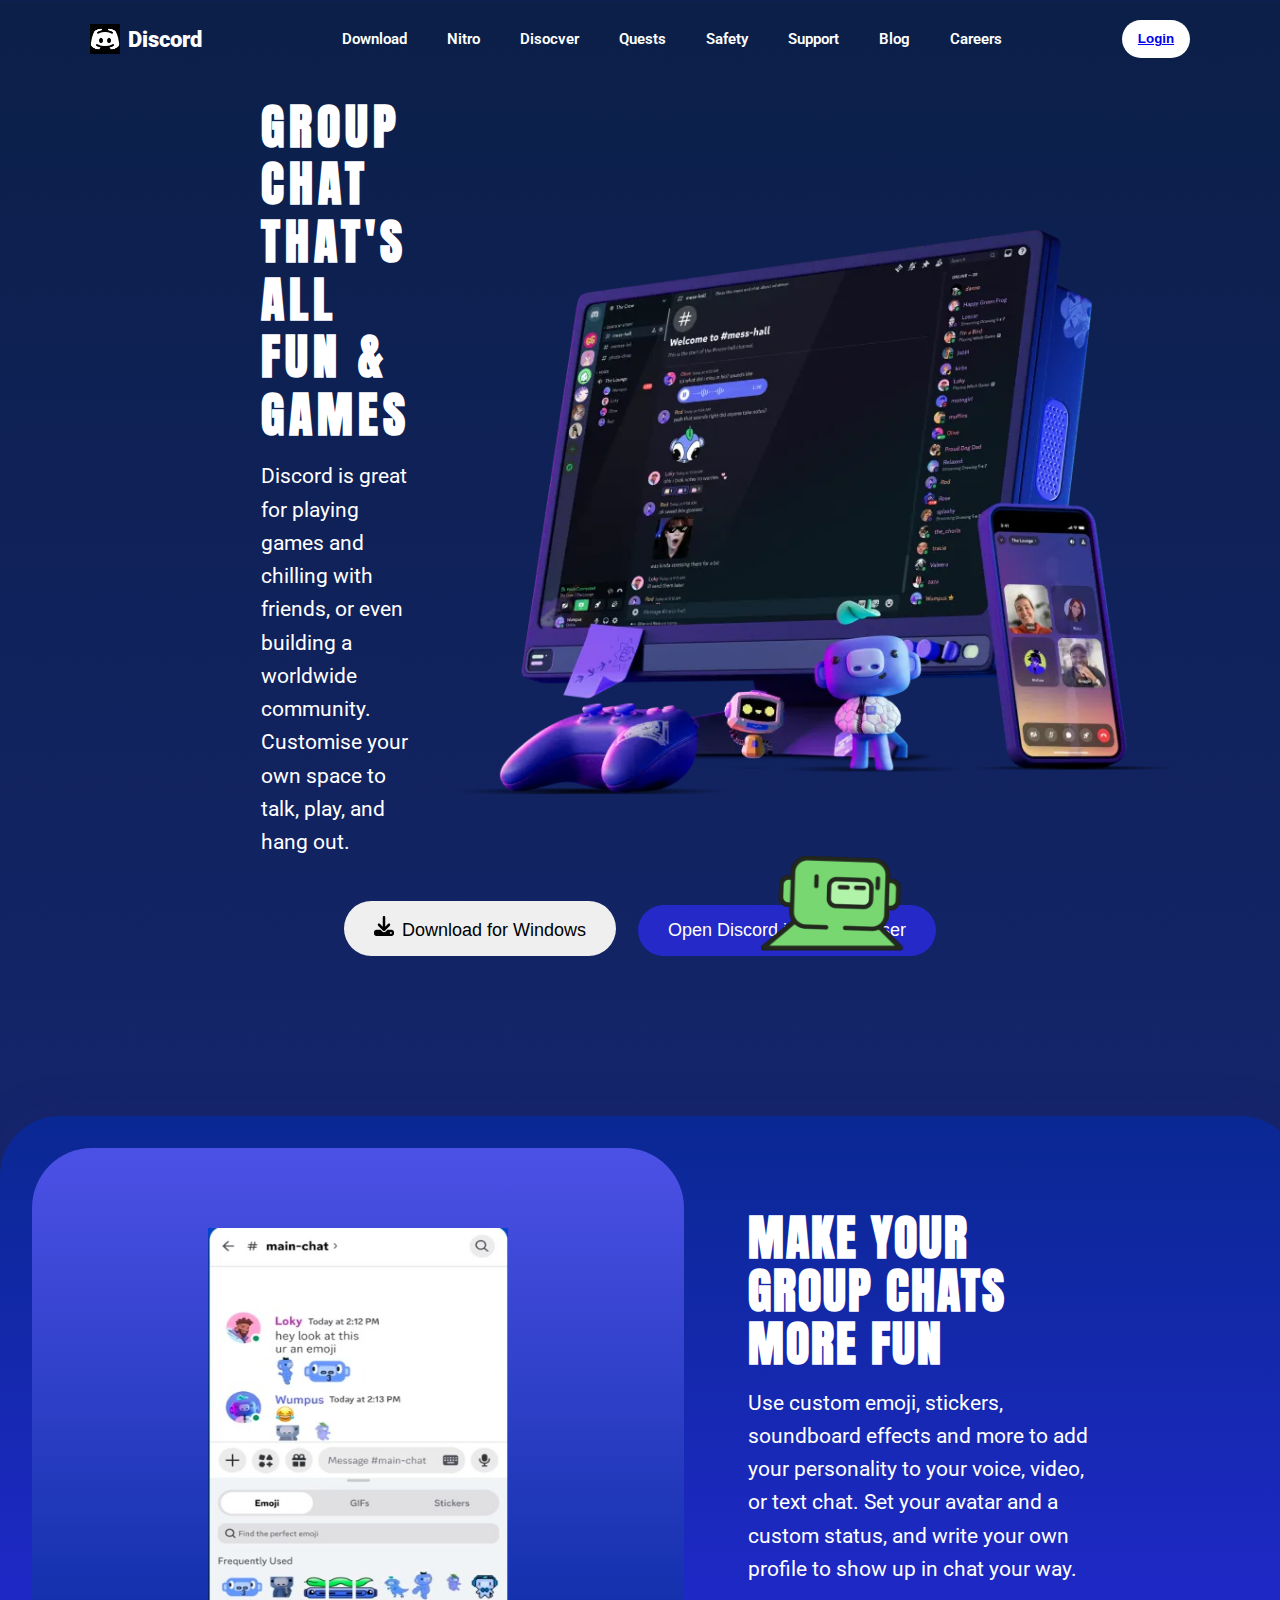
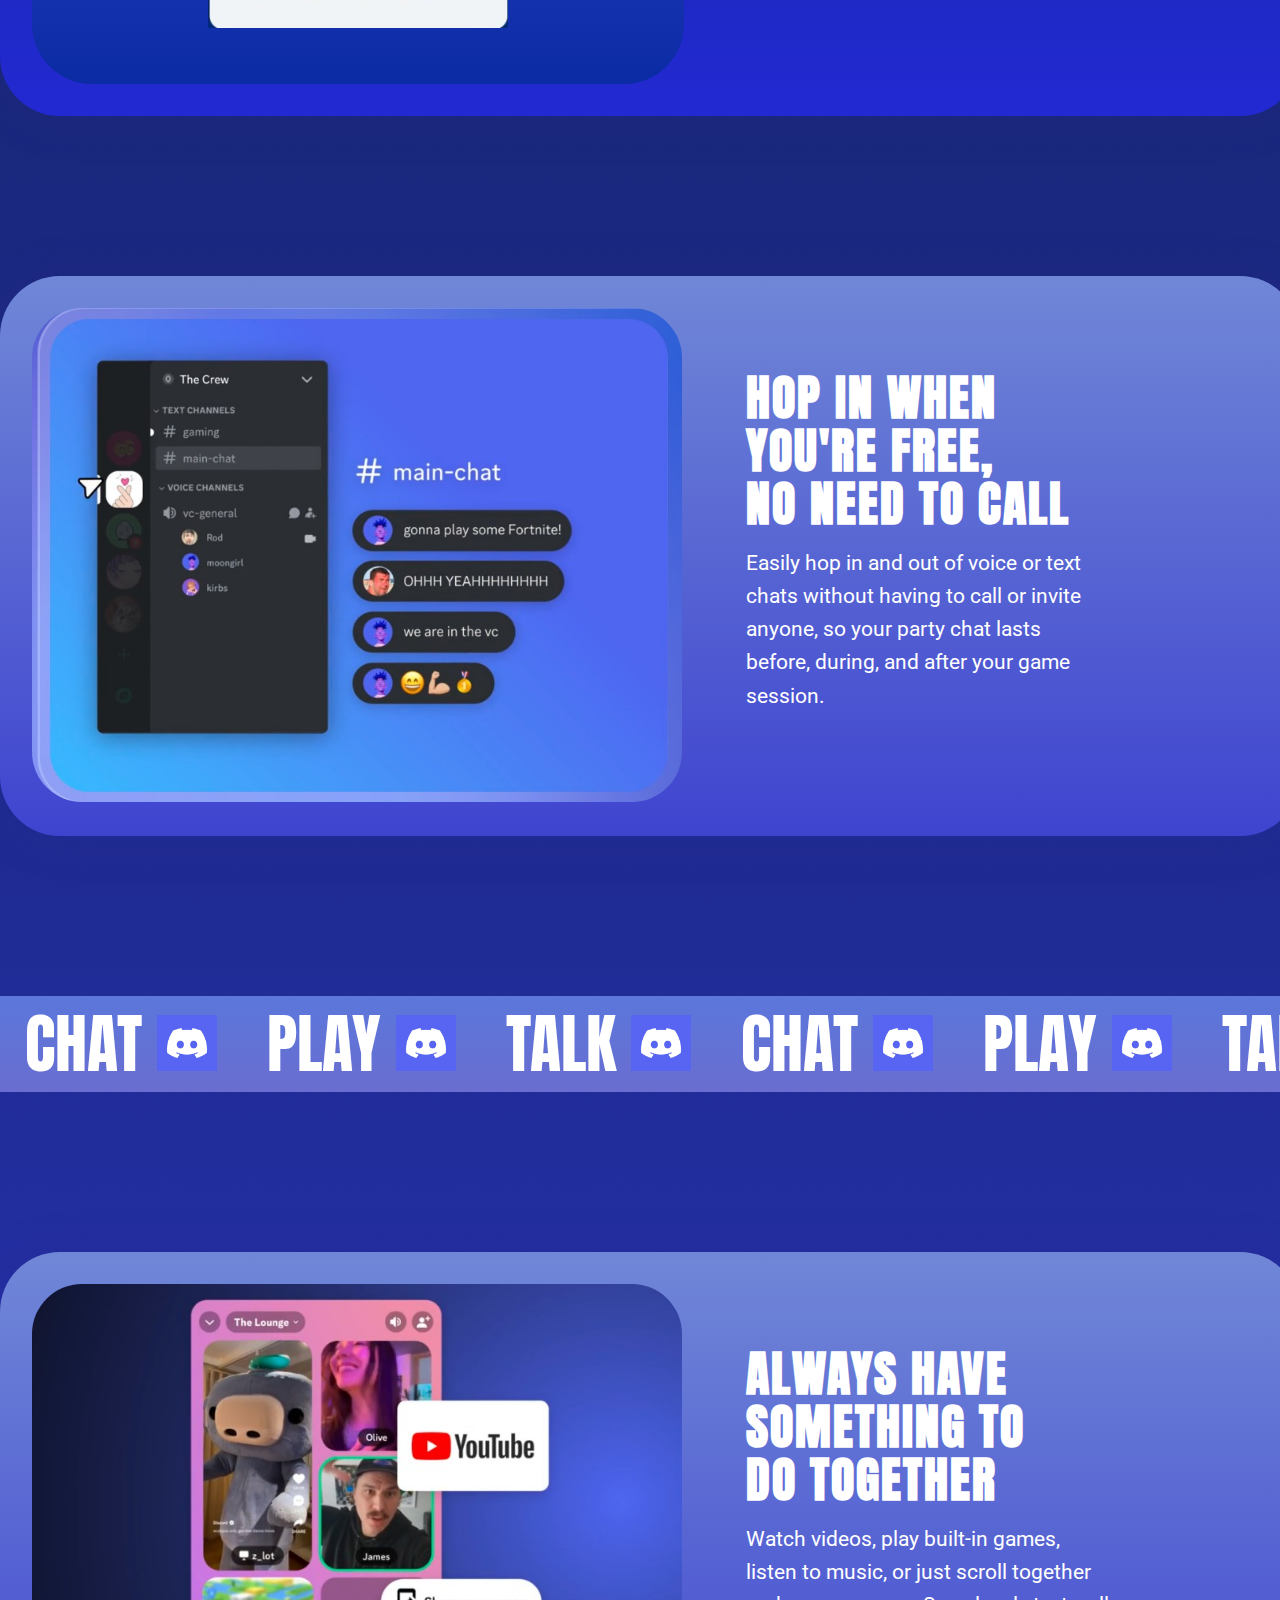
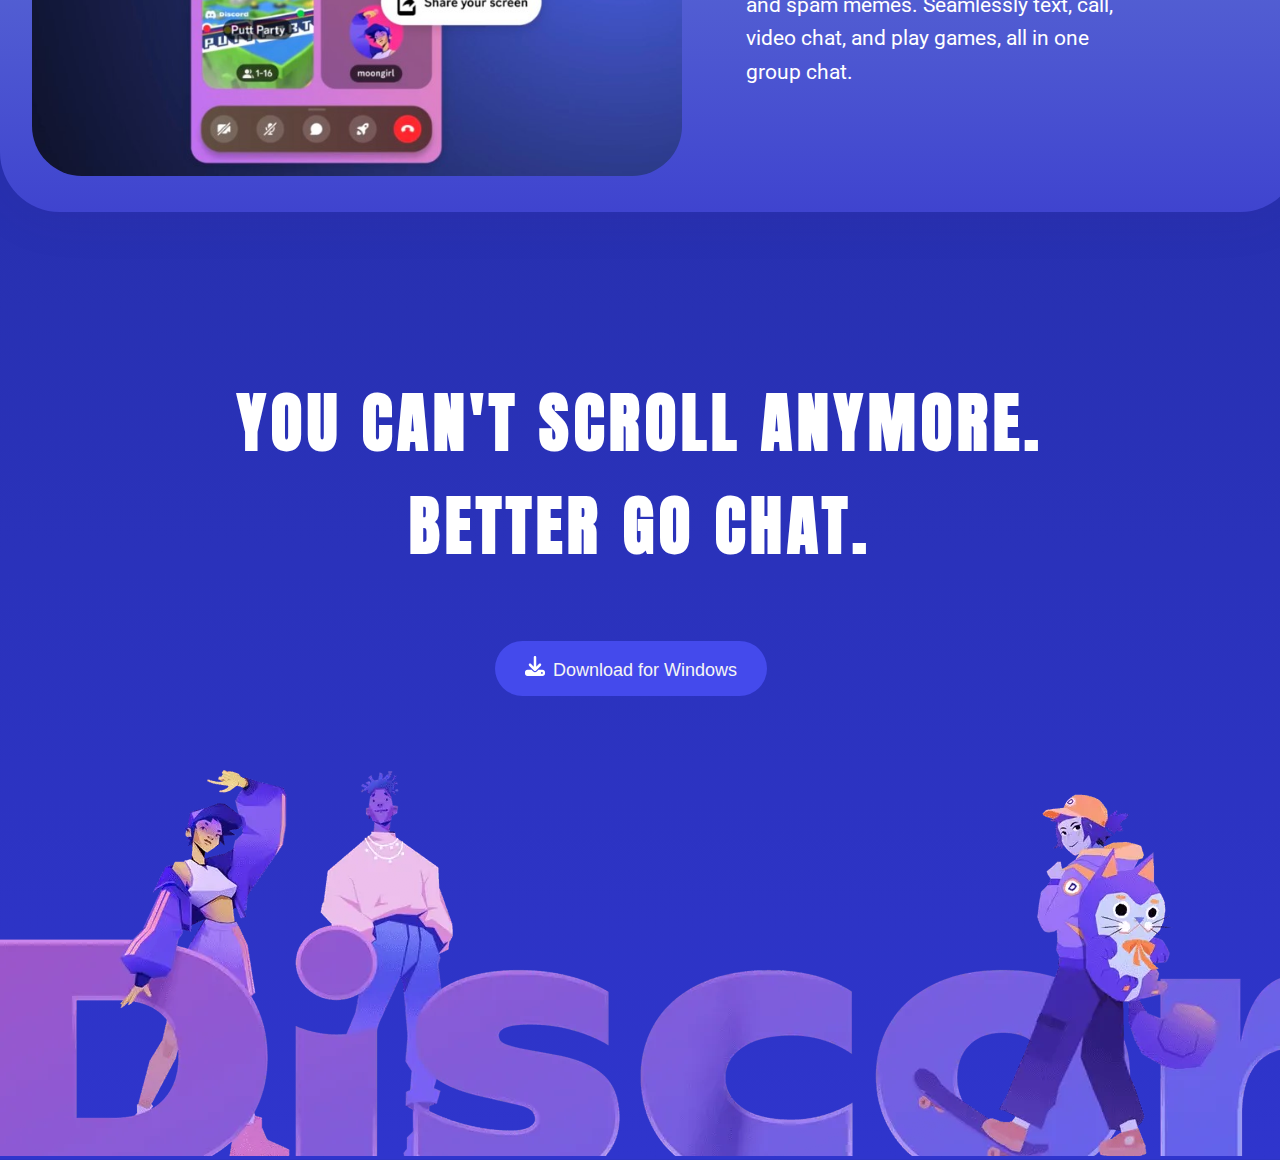
<file: index.html>
<!DOCTYPE html>
<html lang="en">
<head>
    <meta charset="UTF-8">
    <meta name="viewport" content="width=device-width, initial-scale=1.0">
    <title>Discord Clone</title>
    <link rel="stylesheet" href="styles.css">
    <link href="https://fonts.googleapis.com/css2?family=Roboto:wght@500;700&display=swap" rel="stylesheet">
</head>
<body>
    <header>
        <div id="head">
   <nav>  
        <span id="discord-logo" alt="discord logo">
            <img  src="images/discord_logo.png" width="30px">
             Discord
        </span>
    <ul>
        <li><a href="https://discord.com/download">Download</a></li>
        <li><a href="">Nitro</a></li>
        <li><a href="">Disocver</a></li>
        <li><a href="">Quests</a></li>
        <li><a href="">Safety</a></li>
        <li><a href="">Support</a></li>
        <li><a href="">Blog</a></li>
        <li><a href="">Careers</a></li>
    </ul>
   </nav> 
</div>
   <button type="submit" id="login-btn"><a href="https://discord.com/login" target="_blank">Login</a></button>   
</header>
<main>
    <div id="text-container">
        <h1>GROUP CHAT <br> THAT'S ALL <br> FUN & GAMES</h1>
        <p>Discord is great for playing games and<br>
           chilling with friends, or even building a<br>
           worldwide community. Customise your<br>
           own space to talk, play, and hang out.
        </p>
    </div>
    <img id="computer" src="images/real_comp.webp" alt="computer image" width="800px">
</main>
<div id="btns">
    <button id="download_btn"><img src="images/download-solid.svg" alt="Download icon" class="download-icon-1" width="20px" style="margin-right: 8px;">Download for Windows</button>
    <button id="open_dis_btn">Open Discord in your browser</button>

</div>
<section>
    <div id="dancing_robo">
        <img src="images/dancing_robo.gif" alt="a gif of a robot that is dancing" width="150px">
    </div>
    <span class="box">
        <div class="chat-container">
        <img src="images/chat_ss.jpg" alt="screenshot of group chat" id="chat" width="300px" height="400px">
        </div>
        <div class="text-container-2">
        <h2>MAKE YOUR<br>
             GROUP CHATS<br>
             MORE FUN</h2>
        <p>Use custom emoji, stickers,<br>
           soundboard effects and more to add<br>
           your personality to your voice, video,<br>
           or text chat. Set your avatar and a<br>
           custom status, and write your own<br>
           profile to show up in chat your way.</p>
        </div>
    </span>
</section>
<section>
    <span class="hop_box">
        <div>
        <img src="images/hope_in.jpg" alt="screenshot of group chat" id="hop" width="650px">
        </div>
        <div class="text-container-2">
        <h2>HOP IN WHEN<br>
            YOU'RE FREE,<br>
            NO NEED TO CALL<br>
             </h2>
        <p>Easily hop in and out of voice or text<br>
           chats without having to call or invite<br>
           anyone, so your party chat lasts<br>
           before, during, and after your game<br>
           session.
        </p>
        </div>
    </span>
</section>
<div class="scrolling-text">
    <span>CHAT <img src="images/blue_discord_logo.png" width="60px"></span>
    <span>PLAY <img src="images/blue_discord_logo.png" width="60px"></span>
    <span>TALK <img src="images/blue_discord_logo.png" width="60px"></span>
    <!-- Duplicate content to create seamless scrolling -->
    <span>CHAT <img src="images/blue_discord_logo.png" width="60px"></span>
    <span>PLAY <img src="images/blue_discord_logo.png" width="60px"></span>
    <span>TALK <img src="images/blue_discord_logo.png" width="60px"></span>
</div>
<section>
    <span class="hop_box">
        <div>
        <img src="images/videos.jpg" alt="screenshot of videos" id="hop" width="650px">
        </div>
        <div class="text-container-2">
        <h2>ALWAYS HAVE<br>
            SOMETHING TO<br>
            DO TOGETHER<br>
             </h2>
        <p>Watch videos, play built-in games,<br>
           listen to music, or just scroll together<br>
           and spam memes. Seamlessly text, call,<br>
           video chat, and play games, all in one<br>
           group chat.
        </p>
        </div>
    </span>
</section>
<section>
    <div id="text">
        <h2>YOU CAN'T SCROLL ANYMORE.<br>
        BETTER GO CHAT.</h2>
    </div>
</section>
<div id="btn-2">
    <button id="download_btn-2"><img src="images/download-solid.svg" alt="Download icon" class="download-icon-2" width="20px" style="margin-right: 8px;">Download for Windows</button>
</div>
<div>
    <img src="images/end_discord.webp" alt="discord text where a few animated cartoons are standing.">
</div>
</body>
</html>
</file>
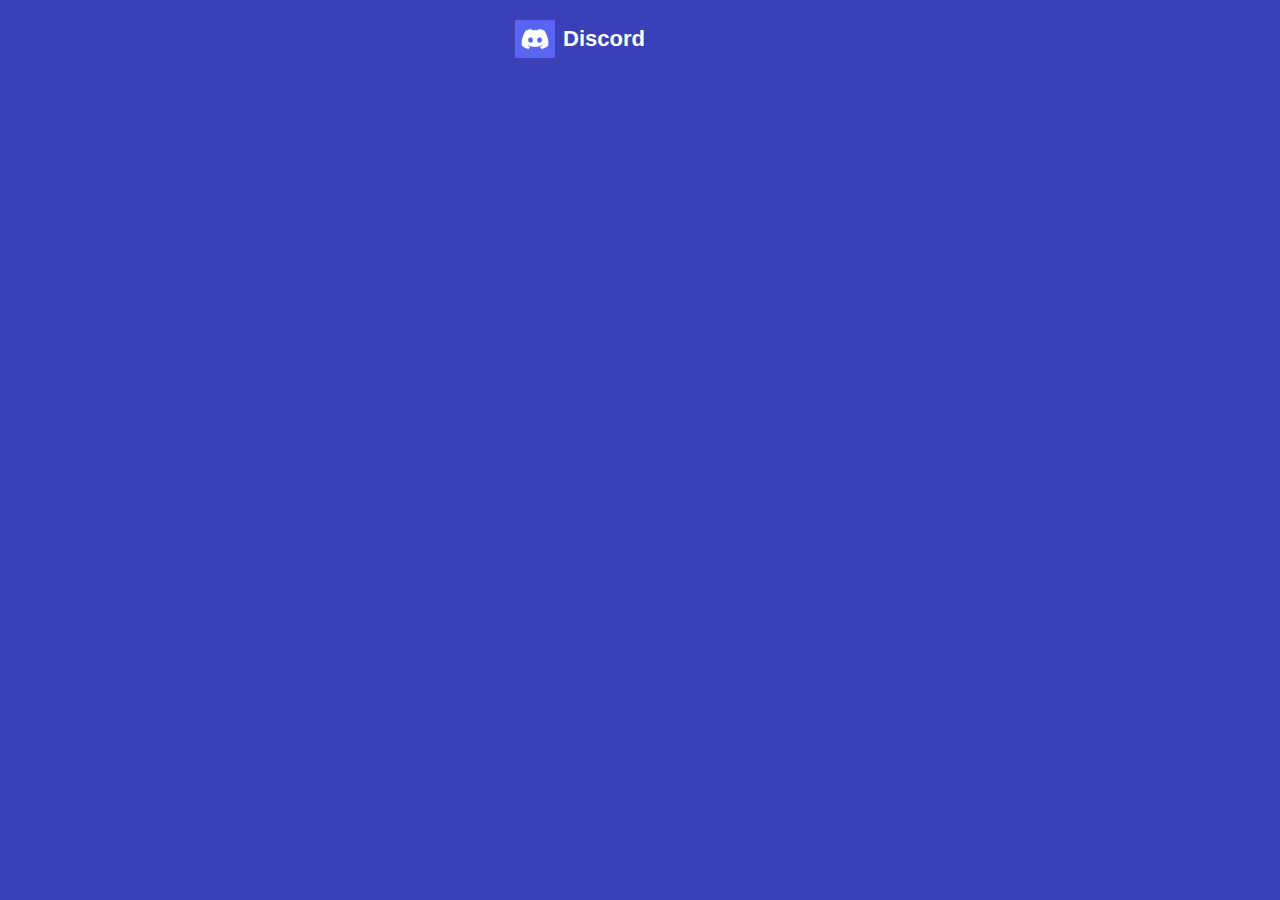
<file: login.html>
<!DOCTYPE html>
<html lang="en">
<head>
    <meta charset="UTF-8">
    <meta name="viewport" content="width=device-width, initial-scale=1.0">
    <link rel="stylesheet" href="styles.css">
    <title>discord/login</title>
</head>
<body id="login-body">
    <header>
        <div id="discord-logo" alt="discord logo">
            <img  src="images/blue_discord_logo.png" width="40px">
             Discord
        </div>
    </header>
    <main>
        <div id="login-div">

        </div>
    </main>
</body>
</html>
</file>
<file: styles.css>
@import url('https://fonts.googleapis.com/css2?family=Anton&display=swap');

h1, h2 {
    font-family: 'Anton', sans-serif;
}




body {
    /* background: linear-gradient(180deg, #0B1F48, #132659); */
    background: linear-gradient(180deg, #0B1F48, #2f35cd);
    color: white;
    margin: 0;
    padding: 0;
    font-family: 'Roboto', sans-serif;
    background-repeat: repeat;
}
#login-body{
    background: linear-gradient(180deg, #3c40b8, #3c40b8);
}
/* #discord-logo-login{
    text-align: left;
} */
header {
    display: flex;
    justify-content: center;
    align-items: center;
    padding: 20px 50px;
    font-size: 15px;
}

nav ul {
    display: flex;
    justify-content: space-evenly;
    align-items: center;
    padding: 0;
    margin: 0;
    list-style-type: none;
}
nav {
    display: flex;
    align-items: center;
    flex-grow: 1;
}

ul li {
    list-style-type: none;
}

ul li a {
    color: white;
    text-decoration: none;
    padding: 14px 20px;
    font-weight: 600;
}

ul li a:hover {
    text-decoration: underline;
}

#login-btn {
    padding: 7px 16px;
    border-radius: 40px;
    background-color: white;
    font-weight: 700;
    border: none;
    line-height: 24px;
    color: #23272a;
    cursor: pointer;
    margin-left: 100px;
}

#login-btn:hover {
    color: #7289da;
}
#discord-logo {
    display: flex;
    align-items: center;
    font-weight: 900;
    font-size: 22px;
    color: white;
    margin-right: 120px;

}
div[id="discord-logo"]{
    text-align: left;
    
}
#discord-logo img {
    margin-right: 8px;
}
#head{
    display: flex;
}
main {
    display: flex;
    /* justify-content: space-around; */
    align-items: center;
    margin-left: 15rem;
    text-align: left;
    color: #ffffff;
    padding: 1.3rem ; 
    min-height: 80vh;
}

main h1 {
    font-size: 3rem;
    font-weight: bold;
    line-height: 1.2;
    letter-spacing: 5px;
    margin: 0; /* Remove margin for alignment */
}

p {
    margin-top: 1rem;
    line-height: 1.6;
    font-size: 1.3rem;
}

#text-container {
    flex: 1;
    max-width: 30%; 
}
#download_btn{
    border-radius: 28px;
    font-size: 18px;
    padding: 15px 30px;
    border: none;
    margin-right: 18px;
}
#download_btn:hover{
    color: blue;
    cursor: pointer;
    transform: scale(1.01); /* Slightly grow on hover */
    box-shadow: 0 6px 12px rgba(0, 0, 0, 0.3); /* Slightly deeper shadow on hover */
}
#open_dis_btn{
    background-color : #2429c7;
    color: white;
    border-radius: 28px;
    font-size: 18px;
    padding: 15px 30px;
    border: none;
}
#open_dis_btn:hover{
   cursor: pointer;
   transform: scale(1.01); /* Slightly grow on hover */
   box-shadow: 0 6px 12px rgba(0, 0, 0, 0.3); /* Slightly deeper shadow on hover */
}

#computer {
    /* flex: 1; */
    /* max-width: 50%; */
    display: flex;
    align-items: center;
    justify-content: center;
     padding-right: 5rem; 
}

#computer img {
    width: 100%; 
    max-width: 100%; 
    opacity: 0.9;  
    background-color: #0B1F48; /* Fallback for unsupported gradients */
}
#btns{
    text-align: center;
}

#dancing_robo {
    position: absolute;
    top: 855px; /* Adjust the vertical position */
    right: 370px; /* Adjust the horizontal position */
    margin: 0; /* Remove existing margin */
}
.box{
    position: relative;
    width: 1300px;
    height: 600px;
    box-shadow: 0 2px 52px #452a7c1a;
    border-radius: 60px;
    margin: 10rem auto;
    display: flex;
    background: linear-gradient(180deg, #0a2893, #2329d2);
    
}

.text-container-2 {
    flex: 1;
    max-width: 70%; 
    padding: 6rem 2rem;
}
h2{
    font-size: 3rem;
    font-weight: bold;
    line-height: 1.1;
    letter-spacing: 2px;
    margin: 0; /* Remove margin for alignment */
}

#chat{
    flex: 1;
    border-radius: 10px;
    display: flex;
    align-items: center;
    justify-content: center;
    padding: 3rem;
}

.chat-container{
    padding: 2rem 8rem;
    border-radius: 60px;
    margin: 2rem 2rem;
    background: linear-gradient(180deg,#4c51e6, #0a2ba3 );
}
#hop{
    margin: 2rem;
    border-radius: 50px;
}
.hop_box{
    position: relative;
    width: 1300px;
    height: 560px;
    box-shadow: 0 2px 52px #452a7c1a;
    border-radius: 60px;
    margin: 10rem auto;
    display: flex;
    background: linear-gradient(180deg, #7087d7, #3f44cf);
    
}
.scrolling-text {
    overflow: hidden;
    white-space: nowrap;
    box-sizing: border-box;
    width: 100%; /* Full-width container */
    color: white;
    font-size: 4rem;
    background: linear-gradient(180deg, #5b77db, #6a6dd0);
    display: flex;
    font-family: 'Anton', sans-serif;
}

.scrolling-text span {
    display: inline-block;
    padding: 0 25px; /* Space between text and images */
    animation: scrollText 15s linear infinite; /* Ensure a uniform scroll speed */
}

@keyframes scrollText {
    from {
        transform: translateX(100%); /* Start off-screen on the right */
    }
    to {
        transform: translateX(-100%); /* Move completely off-screen to the left */
    }
}

#text h2{
    text-align: center;
    line-height: 1.6;
    letter-spacing: 5px;
    font-size: 4rem;
}
#download_btn-2{
    background-color: #444aec;
    border-radius: 28px;
    font-size: 18px;
    padding: 15px 30px;
    border: none;
    margin-right: 18px;
    box-shadow: #0d0d0d;
    color: whitesmoke;
    text-align: center;
}
#download_btn-2:hover{
    background-color: #3f44cf   ;
}
#btn-2{
    text-align: center;
    margin: 4rem;
}
.download-icon-1:hover {
    filter: invert(29%) sepia(94%) saturate(3038%) hue-rotate(190deg) brightness(95%) contrast(93%);
  }
.download-icon-2 {
    filter: invert(100%) brightness(100%);
  }
  
  
/* Responsive Styling */
@media (max-width: 768px) {
    main h1 {
        font-size: 2rem;
    }

    main p {
        font-size: 1rem;
    }

    #computer {
        max-width: 100%;
        padding: 10px;
    }

    #text-container {
        max-width: 100%;
    }
}
</file>
